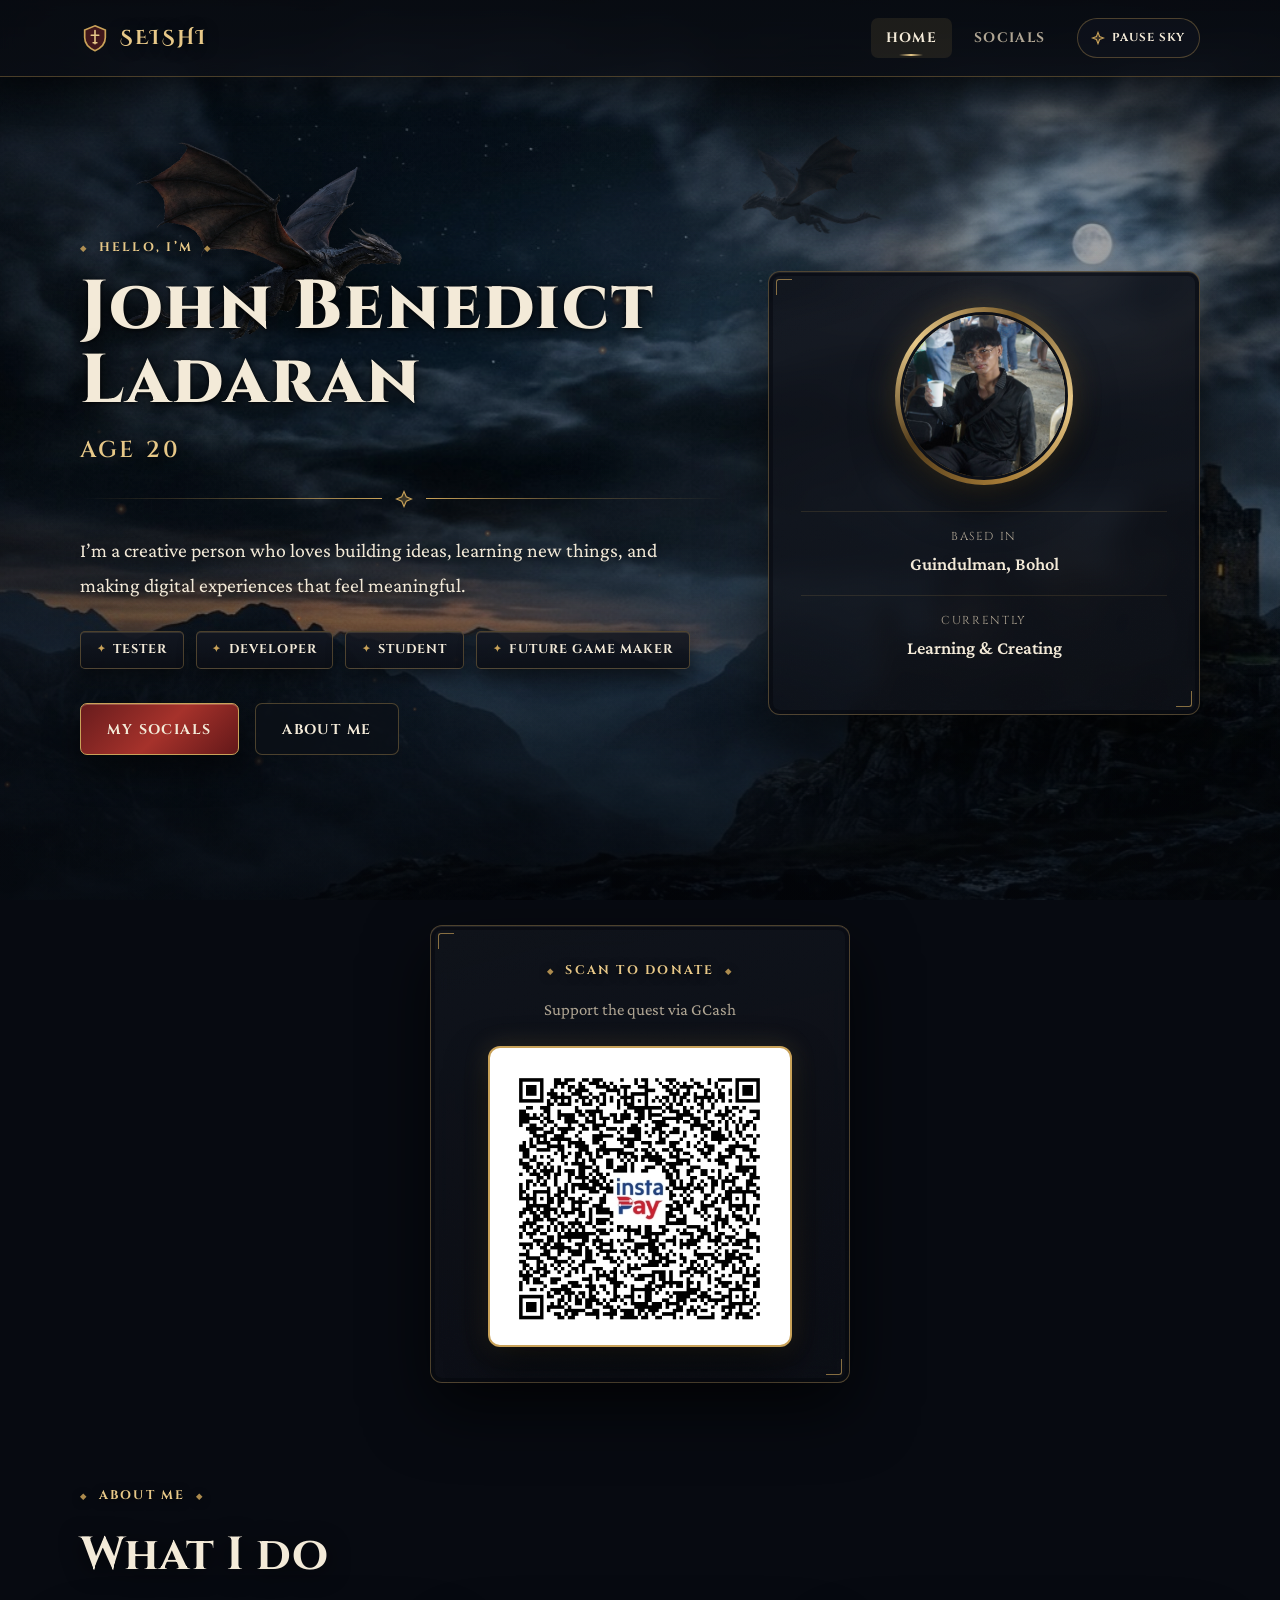
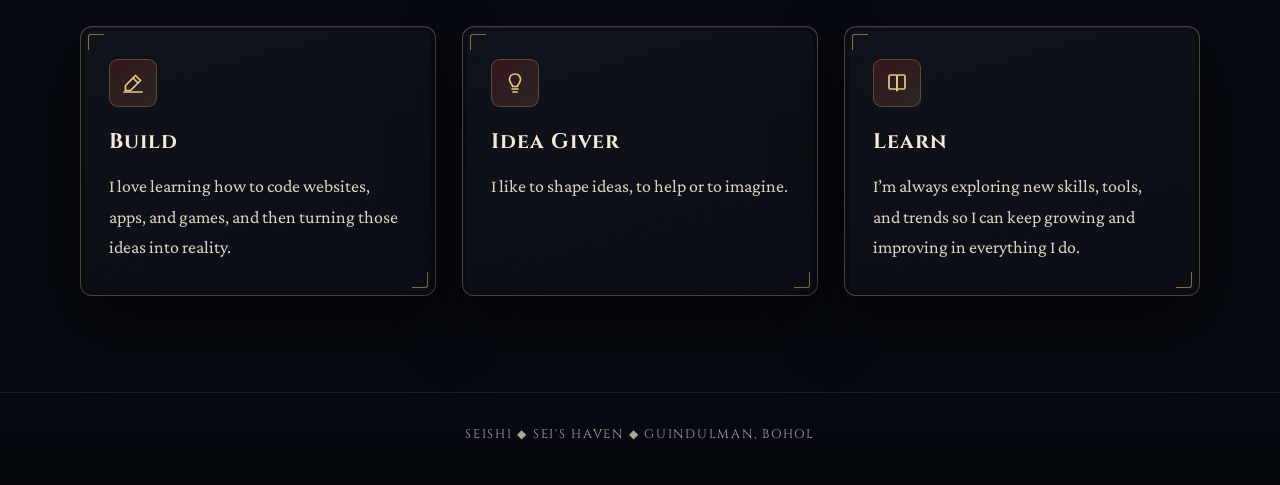
<file: index.html>
<!DOCTYPE html>
<html lang="en">
  <head>
    <meta charset="UTF-8" />
    <meta name="viewport" content="width=device-width, initial-scale=1.0" />
    <title>Sei's | haven</title>
    <link
      rel="icon"
      type="image/svg+xml"
      href="data:image/svg+xml,%3Csvg xmlns='http://www.w3.org/2000/svg' viewBox='0 0 32 32'%3E%3Cpath d='M16 3 L27 7.5 V15.5 C27 22.2 22.3 26.8 16 29.5 C9.7 26.8 5 22.2 5 15.5 V7.5 Z' fill='%23681c1d' stroke='%23e7c888' stroke-width='2'/%3E%3Cpath d='M16 8 V22 M12 13 H20' stroke='%23e7c888' stroke-width='2' stroke-linecap='round'/%3E%3C/svg%3E"
    />
    <link rel="preconnect" href="https://fonts.googleapis.com" />
    <link rel="preconnect" href="https://fonts.gstatic.com" crossorigin />
    <link
      rel="stylesheet"
      href="https://fonts.googleapis.com/css2?family=Cinzel+Decorative:wght@700&family=Cinzel:wght@600;700;800&family=Crimson+Pro:wght@400;500;600;700&display=swap"
    />
    <link rel="stylesheet" href="styles.css" />
  </head>
  <body>
    <!-- Photorealistic Medieval Scenery & Live Atmospheric Dragon Sky -->
    <div class="medieval-sky" aria-hidden="true">
      <div class="sky-photo"></div>
      <div class="sky-moon-glow"></div>
      <div class="sky-torch-glow"></div>
      <canvas id="realm-canvas" class="realm-canvas"></canvas>
      <div class="sky-scrim"></div>
    </div>

    <header class="site-header">
      <nav class="nav container" aria-label="Primary">
        <a class="brand" href="index.html">
          <svg class="brand-crest" viewBox="0 0 32 32" fill="none" aria-hidden="true">
            <path
              d="M16 3 L27 7.5 V15.5 C27 22.2 22.3 26.8 16 29.5 C9.7 26.8 5 22.2 5 15.5 V7.5 Z"
              fill="rgba(125, 35, 36, 0.48)"
              stroke="currentColor"
              stroke-width="1.8"
            />
            <path
              d="M16 8 V22 M12 13 H20 M14 21 H18"
              stroke="#e7c888"
              stroke-width="1.7"
              stroke-linecap="round"
            />
          </svg>
          <span>SEISHI</span>
        </a>

        <div class="nav-controls">
          <div class="nav-links">
            <a href="index.html" class="active" aria-current="page">Home</a>
            <a href="socials.html">Socials</a>
          </div>

          <button type="button" id="motion-toggle" class="motion-toggle" aria-pressed="false">
            <svg viewBox="0 0 20 20" fill="none" aria-hidden="true">
              <path
                d="M10 2 L12.2 7.8 L18 10 L12.2 12.2 L10 18 L7.8 12.2 L2 10 L7.8 7.8 Z"
                stroke="currentColor"
                stroke-width="1.6"
                fill="rgba(201, 162, 89, 0.2)"
              />
            </svg>
            <span class="motion-label">Pause Sky</span>
          </button>
        </div>
      </nav>
    </header>

    <main class="container hero">
      <section class="hero-copy">
        <p class="eyebrow">Hello, I’m</p>
        <h1>John Benedict Ladaran</h1>
        <h2>Age 20</h2>

        <div class="filigree-divider" aria-hidden="true">
          <svg viewBox="0 0 24 24" fill="none">
            <path
              d="M12 2 L15 9 L22 12 L15 15 L12 22 L9 15 L2 12 L9 9 Z"
              stroke="currentColor"
              stroke-width="1.5"
              fill="rgba(201, 162, 89, 0.25)"
            />
          </svg>
        </div>

        <p class="tagline">
          I’m a creative person who loves building ideas, learning new things,
          and making digital experiences that feel meaningful.
        </p>

        <div class="pill-list" aria-label="Roles">
          <span>Tester</span>
          <span>Developer</span>
          <span>Student</span>
          <span>Future Game Maker</span>
        </div>

        <div class="actions">
          <a class="button primary" href="socials.html">My Socials</a>
          <a class="button secondary" href="#about">About Me</a>
        </div>
      </section>

      <aside class="hero-card medieval-panel" aria-label="Profile overview">
        <div class="portrait-ring">
          <img class="profile-image" src="profilePic.png" alt="John Benedict Ladaran" />
        </div>
        <div class="mini-info">
          <p>Based in</p>
          <strong>Guindulman, Bohol</strong>
        </div>
        <div class="mini-info">
          <p>Currently</p>
          <strong>Learning &amp; Creating</strong>
        </div>
      </aside>
    </main>

    <section class="donation container" aria-labelledby="donation-title">
      <div class="donation-frame medieval-panel">
        <p class="eyebrow" id="donation-title">Scan to donate</p>
        <p class="donation-note">Support the quest via GCash</p>
        <div class="qr-mat">
          <img class="gcash-image" src="GCASH.jpg" alt="GCash donation QR code" />
        </div>
      </div>
    </section>

    <section id="about" class="container about" aria-labelledby="about-heading">
      <div class="section-heading">
        <p class="eyebrow">About me</p>
        <h3 id="about-heading">What I do</h3>
      </div>

      <div class="card-grid">
        <article class="info-card medieval-panel">
          <div class="card-emblem" aria-hidden="true">
            <svg viewBox="0 0 24 24" fill="none" stroke="currentColor" stroke-width="1.7" stroke-linecap="round" stroke-linejoin="round">
              <path d="M14.5 4.5 L19.5 9.5 L9.5 19.5 L4.5 19.5 L4.5 14.5 Z" />
              <path d="M12 7 L17 12" />
              <path d="M3 21 H21" />
            </svg>
          </div>
          <h4>Build</h4>
          <p>
            I love learning how to code websites, apps, and games, and then
            turning those ideas into reality.
          </p>
        </article>

        <article class="info-card medieval-panel">
          <div class="card-emblem" aria-hidden="true">
            <svg viewBox="0 0 24 24" fill="none" stroke="currentColor" stroke-width="1.7" stroke-linecap="round" stroke-linejoin="round">
              <path d="M9 18 H15" />
              <path d="M10 21 H14" />
              <path d="M12 3 C8.7 3 6.5 5.4 6.5 8.4 C6.5 10.6 7.7 12.1 8.8 13.5 C9.3 14.1 9.5 14.8 9.5 15.5 H14.5 C14.5 14.8 14.7 14.1 15.2 13.5 C16.3 12.1 17.5 10.6 17.5 8.4 C17.5 5.4 15.3 3 12 3 Z" />
            </svg>
          </div>
          <h4>Idea Giver</h4>
          <p>
            I like to shape ideas, to help or to imagine.
          </p>
        </article>

        <article class="info-card medieval-panel">
          <div class="card-emblem" aria-hidden="true">
            <svg viewBox="0 0 24 24" fill="none" stroke="currentColor" stroke-width="1.7" stroke-linecap="round" stroke-linejoin="round">
              <path d="M4 5.5 C4 4.7 4.7 4 5.5 4 H10.5 C11.3 4 12 4.7 12 5.5 V19.5 C12 18.7 11.3 18 10.5 18 H5.5 C4.7 18 4 17.3 4 16.5 Z" />
              <path d="M20 5.5 C20 4.7 19.3 4 18.5 4 H13.5 C12.7 4 12 4.7 12 5.5 V19.5 C12 18.7 12.7 18 13.5 18 H18.5 C19.3 18 20 17.3 20 16.5 Z" />
            </svg>
          </div>
          <h4>Learn</h4>
          <p>
            I’m always exploring new skills, tools, and trends so I can keep
            growing and improving in everything I do.
          </p>
        </article>
      </div>
    </section>

    <footer class="site-footer">
      <div class="container">
        <p>SEISHI ◆ Sei's Haven ◆ Guindulman, Bohol</p>
      </div>
    </footer>

    <script src="sky.js" defer></script>
  </body>
</html>
</file>
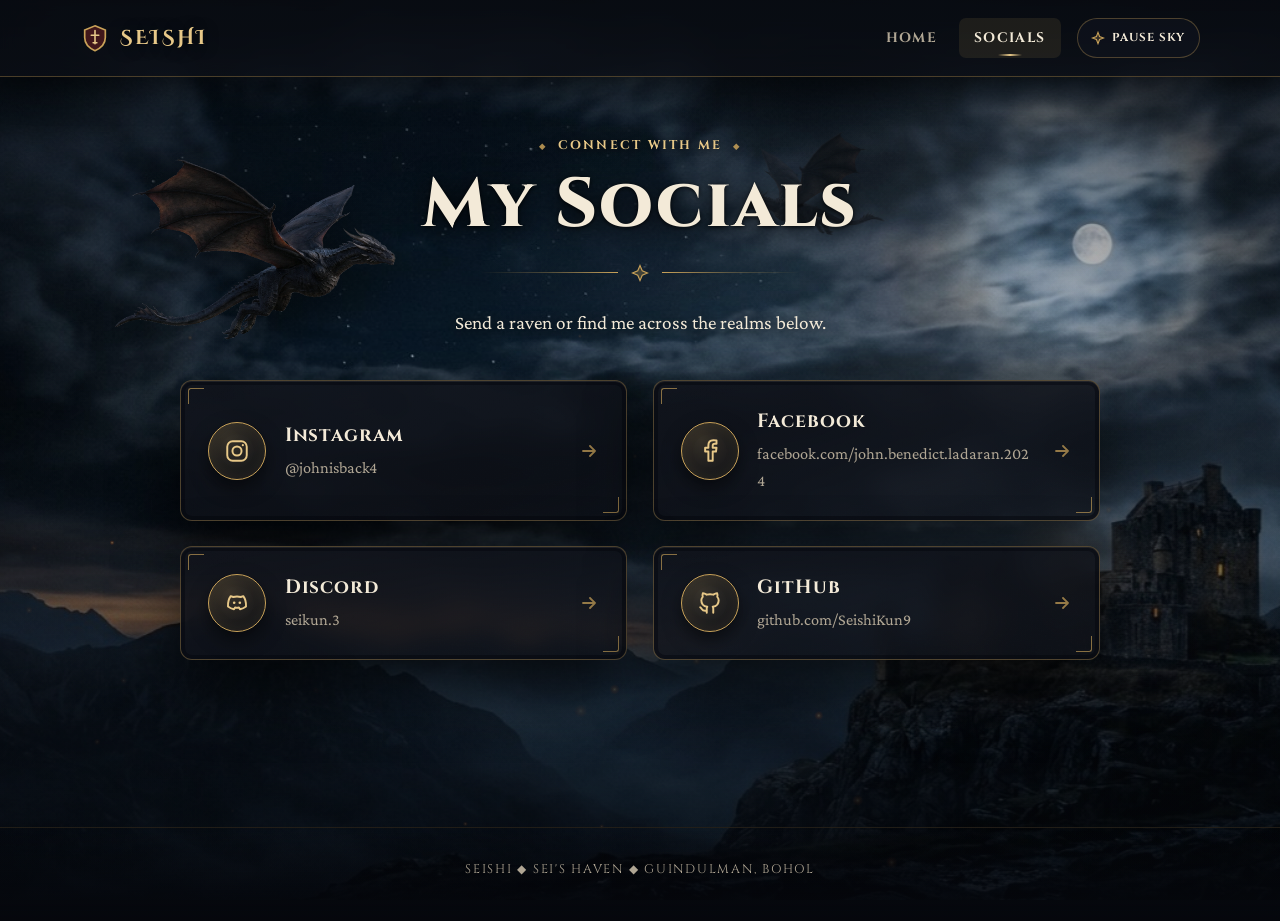
<file: socials.html>
<!DOCTYPE html>
<html lang="en">
  <head>
    <meta charset="UTF-8" />
    <meta name="viewport" content="width=device-width, initial-scale=1.0" />
    <title>Sei's | Socials</title>
    <link
      rel="icon"
      type="image/svg+xml"
      href="data:image/svg+xml,%3Csvg xmlns='http://www.w3.org/2000/svg' viewBox='0 0 32 32'%3E%3Cpath d='M16 3 L27 7.5 V15.5 C27 22.2 22.3 26.8 16 29.5 C9.7 26.8 5 22.2 5 15.5 V7.5 Z' fill='%23681c1d' stroke='%23e7c888' stroke-width='2'/%3E%3Cpath d='M16 8 V22 M12 13 H20' stroke='%23e7c888' stroke-width='2' stroke-linecap='round'/%3E%3C/svg%3E"
    />
    <link rel="preconnect" href="https://fonts.googleapis.com" />
    <link rel="preconnect" href="https://fonts.gstatic.com" crossorigin />
    <link
      rel="stylesheet"
      href="https://fonts.googleapis.com/css2?family=Cinzel+Decorative:wght@700&family=Cinzel:wght@600;700;800&family=Crimson+Pro:wght@400;500;600;700&display=swap"
    />
    <link rel="stylesheet" href="styles.css" />
  </head>
  <body>
    <!-- Photorealistic Medieval Scenery & Live Atmospheric Dragon Sky -->
    <div class="medieval-sky" aria-hidden="true">
      <div class="sky-photo"></div>
      <div class="sky-moon-glow"></div>
      <div class="sky-torch-glow"></div>
      <canvas id="realm-canvas" class="realm-canvas"></canvas>
      <div class="sky-scrim"></div>
    </div>

    <header class="site-header">
      <nav class="nav container" aria-label="Primary">
        <a class="brand" href="index.html">
          <svg class="brand-crest" viewBox="0 0 32 32" fill="none" aria-hidden="true">
            <path
              d="M16 3 L27 7.5 V15.5 C27 22.2 22.3 26.8 16 29.5 C9.7 26.8 5 22.2 5 15.5 V7.5 Z"
              fill="rgba(125, 35, 36, 0.48)"
              stroke="currentColor"
              stroke-width="1.8"
            />
            <path
              d="M16 8 V22 M12 13 H20 M14 21 H18"
              stroke="#e7c888"
              stroke-width="1.7"
              stroke-linecap="round"
            />
          </svg>
          <span>SEISHI</span>
        </a>

        <div class="nav-controls">
          <div class="nav-links">
            <a href="index.html">Home</a>
            <a href="socials.html" class="active" aria-current="page">Socials</a>
          </div>

          <button type="button" id="motion-toggle" class="motion-toggle" aria-pressed="false">
            <svg viewBox="0 0 20 20" fill="none" aria-hidden="true">
              <path
                d="M10 2 L12.2 7.8 L18 10 L12.2 12.2 L10 18 L7.8 12.2 L2 10 L7.8 7.8 Z"
                stroke="currentColor"
                stroke-width="1.6"
                fill="rgba(201, 162, 89, 0.2)"
              />
            </svg>
            <span class="motion-label">Pause Sky</span>
          </button>
        </div>
      </nav>
    </header>

    <main class="container socials-page">
      <section class="socials-header">
        <p class="eyebrow">Connect with me</p>
        <h1>My Socials</h1>
        <div class="filigree-divider centered" aria-hidden="true">
          <svg viewBox="0 0 24 24" fill="none">
            <path
              d="M12 2 L15 9 L22 12 L15 15 L12 22 L9 15 L2 12 L9 9 Z"
              stroke="currentColor"
              stroke-width="1.5"
              fill="rgba(201, 162, 89, 0.25)"
            />
          </svg>
        </div>
        <p class="socials-subtitle">
          Send a raven or find me across the realms below.
        </p>
      </section>

      <div class="social-grid">
        <a
          class="social-card medieval-panel instagram"
          href="https://www.instagram.com/johnisback4/"
          target="_blank"
          rel="noopener noreferrer"
        >
          <span class="social-icon" aria-hidden="true">
            <svg viewBox="0 0 24 24" fill="none" stroke="currentColor" stroke-width="1.8" stroke-linecap="round" stroke-linejoin="round">
              <rect x="3" y="3" width="18" height="18" rx="5" />
              <circle cx="12" cy="12" r="4.2" />
              <circle cx="17.4" cy="6.6" r="1" fill="currentColor" stroke="none" />
            </svg>
          </span>
          <div class="social-meta">
            <h2>Instagram</h2>
            <p>@johnisback4</p>
          </div>
          <svg class="social-arrow" viewBox="0 0 20 20" fill="none" stroke="currentColor" stroke-width="1.8" stroke-linecap="round" stroke-linejoin="round" aria-hidden="true">
            <path d="M4 10 H16 M11 5 L16 10 L11 15" />
          </svg>
        </a>

        <a
          class="social-card medieval-panel facebook"
          href="https://www.facebook.com/john.benedict.ladaran.2024"
          target="_blank"
          rel="noopener noreferrer"
        >
          <span class="social-icon" aria-hidden="true">
            <svg viewBox="0 0 24 24" fill="none" stroke="currentColor" stroke-width="1.8" stroke-linecap="round" stroke-linejoin="round">
              <path d="M14.5 21 V12.5 H17.5 L18 9 H14.5 V7 C14.5 6 15 5.3 16.3 5.3 H18 V2.2 C17.4 2.1 16.3 2 15 2 C12.2 2 10.5 3.7 10.5 6.7 V9 H7.5 V12.5 H10.5 V21 Z" />
            </svg>
          </span>
          <div class="social-meta">
            <h2>Facebook</h2>
            <p>facebook.com/john.benedict.ladaran.2024</p>
          </div>
          <svg class="social-arrow" viewBox="0 0 20 20" fill="none" stroke="currentColor" stroke-width="1.8" stroke-linecap="round" stroke-linejoin="round" aria-hidden="true">
            <path d="M4 10 H16 M11 5 L16 10 L11 15" />
          </svg>
        </a>

        <a
          class="social-card medieval-panel discord"
          href="https://discord.com/users/seikun.3"
          target="_blank"
          rel="noopener noreferrer"
        >
          <span class="social-icon" aria-hidden="true">
            <svg viewBox="0 0 24 24" fill="none" stroke="currentColor" stroke-width="1.8" stroke-linecap="round" stroke-linejoin="round">
              <path d="M8.5 6.5 C10.8 5.9 13.2 5.9 15.5 6.5 L17.8 5.7 C19.5 8 20.5 11.2 20.3 15.2 C18.5 16.6 16.6 17.4 14.8 17.8 L13.8 16.1 C12.6 16.4 11.4 16.4 10.2 16.1 L9.2 17.8 C7.4 17.4 5.5 16.6 3.7 15.2 C3.5 11.2 4.5 8 6.2 5.7 Z" />
              <circle cx="9.4" cy="11.8" r="1.2" fill="currentColor" stroke="none" />
              <circle cx="14.6" cy="11.8" r="1.2" fill="currentColor" stroke="none" />
            </svg>
          </span>
          <div class="social-meta">
            <h2>Discord</h2>
            <p>seikun.3</p>
          </div>
          <svg class="social-arrow" viewBox="0 0 20 20" fill="none" stroke="currentColor" stroke-width="1.8" stroke-linecap="round" stroke-linejoin="round" aria-hidden="true">
            <path d="M4 10 H16 M11 5 L16 10 L11 15" />
          </svg>
        </a>

        <a
          class="social-card medieval-panel github"
          href="https://github.com/SeishiKun9"
          target="_blank"
          rel="noopener noreferrer"
        >
          <span class="social-icon" aria-hidden="true">
            <svg viewBox="0 0 24 24" fill="none" stroke="currentColor" stroke-width="1.8" stroke-linecap="round" stroke-linejoin="round">
              <path d="M9 19 C4.5 20.4 4.5 16.5 3 16 M15 21 V17.5 C15 16.5 15.1 16.1 14.5 15.5 C17.3 15.2 20 14.1 20 9.5 C20 8.2 19.5 7.1 18.7 6.3 C18.8 6 19.3 4.7 18.6 3 C18.6 3 17.5 2.7 15.1 4.3 C14.1 4 13 3.9 12 3.9 C11 3.9 9.9 4 8.9 4.3 C6.5 2.7 5.4 3 5.4 3 C4.7 4.7 5.2 6 5.3 6.3 C4.5 7.1 4 8.2 4 9.5 C4 14.1 6.7 15.2 9.5 15.5 C8.9 16.1 9 16.6 9 17.5 V21" />
            </svg>
          </span>
          <div class="social-meta">
            <h2>GitHub</h2>
            <p>github.com/SeishiKun9</p>
          </div>
          <svg class="social-arrow" viewBox="0 0 20 20" fill="none" stroke="currentColor" stroke-width="1.8" stroke-linecap="round" stroke-linejoin="round" aria-hidden="true">
            <path d="M4 10 H16 M11 5 L16 10 L11 15" />
          </svg>
        </a>
      </div>
    </main>

    <footer class="site-footer">
      <div class="container">
        <p>SEISHI ◆ Sei's Haven ◆ Guindulman, Bohol</p>
      </div>
    </footer>

    <script src="sky.js" defer></script>
  </body>
</html>
</file>
<file: styles.css>
:root {
  --bg-deep: #070a11;

  --surface: rgba(12, 15, 22, 0.78);
  --surface-strong: rgba(16, 19, 27, 0.89);
  --surface-hover: rgba(24, 27, 36, 0.92);

  --parchment: #f3ead8;
  --text: #ddd3c0;
  --muted: #b0a694;

  --gold: #c9a259;
  --gold-bright: #e7c888;
  --gold-dim: rgba(201, 162, 89, 0.34);
  --gold-faint: rgba(201, 162, 89, 0.14);

  --crimson: #7d2324;
  --crimson-bright: #a6322b;
  --ember: #e38240;

  --radius-card: 12px;
  --radius-sm: 7px;
  --shadow-deep: 0 26px 64px rgba(0, 0, 0, 0.68);
  --shadow-gold: 0 0 28px rgba(201, 162, 89, 0.18);

  --font-display: 'Cinzel', Georgia, 'Times New Roman', serif;
  --font-crest: 'Cinzel Decorative', 'Cinzel', Georgia, serif;
  --font-body: 'Crimson Pro', Georgia, 'Times New Roman', serif;
}

*,
*::before,
*::after {
  box-sizing: border-box;
}

html {
  scroll-behavior: smooth;
  background-color: var(--bg-deep);
}

body {
  margin: 0;
  min-height: 100vh;
  font-family: var(--font-body);
  font-size: 1.12rem;
  line-height: 1.65;
  color: var(--text);
  background-color: var(--bg-deep);
  overflow-x: hidden;
  position: relative;
}

img {
  max-width: 100%;
  display: block;
}

a:focus-visible,
button:focus-visible {
  outline: 2px solid var(--gold-bright);
  outline-offset: 3px;
}

/* =========================================================
   Photorealistic Medieval Scenery + Live Atmospheric Canvas
   ========================================================= */

.medieval-sky {
  position: fixed;
  inset: 0;
  z-index: 0;
  pointer-events: none;
  overflow: hidden;
  background-color: var(--bg-deep);
}

.sky-photo {
  position: absolute;
  inset: -3%;
  background: url('assets/medieval-sky.jpg') center 45% / cover no-repeat;
  transform-origin: center center;
  will-change: transform;
  animation: cameraDrift 38s ease-in-out infinite alternate;
}

/* Subtle atmospheric moon corona shimmer over the real photographic moon */
.sky-moon-glow {
  position: absolute;
  inset: 0;
  background: radial-gradient(
    circle at 76% 28%,
    rgba(218, 232, 255, 0.13) 0%,
    rgba(170, 198, 235, 0.05) 18%,
    transparent 42%
  );
  mix-blend-mode: screen;
  animation: moonShimmer 8s ease-in-out infinite alternate;
}

/* Subtle warm torchlight pulse over the distant castle cliff */
.sky-torch-glow {
  position: absolute;
  inset: 0;
  background:
    radial-gradient(circle at 83.5% 62.5%, rgba(255, 178, 72, 0.22) 0%, transparent 5.5%),
    radial-gradient(circle at 76% 69.5%, rgba(255, 160, 58, 0.16) 0%, transparent 4.5%);
  mix-blend-mode: screen;
  animation: torchBreath 4.2s ease-in-out infinite;
}

/* Live photorealistic dragons, dragonfire, smoke, mist & embers */
.realm-canvas {
  position: absolute;
  inset: 0;
  width: 100%;
  height: 100%;
  display: block;
}

/* Cinematic vignette & foreground legibility scrim */
.sky-scrim {
  position: absolute;
  inset: 0;
  background:
    radial-gradient(ellipse 85% 75% at 50% 45%, transparent 32%, rgba(4, 6, 11, 0.56) 100%),
    linear-gradient(
      180deg,
      rgba(5, 8, 14, 0.44) 0%,
      rgba(6, 9, 16, 0.18) 38%,
      rgba(6, 9, 15, 0.34) 72%,
      rgba(5, 7, 12, 0.68) 100%
    );
}

@keyframes cameraDrift {
  0%   { transform: scale(1.03) translate3d(-0.6%, 0.4%, 0); }
  100% { transform: scale(1.08) translate3d(0.7%, -0.5%, 0); }
}

@keyframes moonShimmer {
  0%   { opacity: 0.55; }
  100% { opacity: 1; }
}

@keyframes torchBreath {
  0%, 100% { opacity: 0.72; }
  38%      { opacity: 1; }
  68%      { opacity: 0.58; }
}

@keyframes fadeRise {
  from { opacity: 0; transform: translateY(14px); }
  to   { opacity: 1; transform: translateY(0); }
}

body.motion-paused .medieval-sky * {
  animation-play-state: paused !important;
}

@media (prefers-reduced-motion: reduce) {
  html {
    scroll-behavior: auto;
  }

  .medieval-sky *,
  .hero-copy,
  .hero-card {
    animation: none !important;
  }
}

/* =========================================================
   Foreground Layout & Weathered Stone / Bronze UI
   ========================================================= */

.site-header,
main,
section,
.site-footer {
  position: relative;
  z-index: 2;
}

.container {
  width: min(1120px, calc(100% - 2.2rem));
  margin: 0 auto;
}

.site-header {
  position: sticky;
  top: 0;
  z-index: 20;
  backdrop-filter: blur(14px);
  -webkit-backdrop-filter: blur(14px);
  background: linear-gradient(180deg, rgba(8, 11, 17, 0.88), rgba(11, 14, 21, 0.76));
  border-bottom: 1px solid var(--gold-dim);
  box-shadow: 0 10px 32px rgba(0, 0, 0, 0.5);
}

.nav {
  display: flex;
  align-items: center;
  justify-content: space-between;
  gap: 1rem;
  min-height: 76px;
}

.brand {
  display: inline-flex;
  align-items: center;
  gap: 0.65rem;
  text-decoration: none;
  font-family: var(--font-crest);
  font-size: 1.24rem;
  font-weight: 700;
  letter-spacing: 0.14em;
  text-transform: uppercase;
  color: var(--gold-bright);
  text-shadow: 0 2px 14px rgba(0, 0, 0, 0.75);
}

.brand-crest {
  width: 30px;
  height: 30px;
  color: var(--gold);
  flex-shrink: 0;
}

.nav-controls {
  display: flex;
  align-items: center;
  gap: 1rem;
}

.nav-links {
  display: flex;
  align-items: center;
  gap: 0.4rem;
}

.nav-links a {
  position: relative;
  padding: 0.55rem 0.95rem;
  border-radius: var(--radius-sm);
  font-family: var(--font-display);
  font-size: 0.86rem;
  font-weight: 700;
  letter-spacing: 0.1em;
  text-transform: uppercase;
  color: var(--muted);
  text-decoration: none;
  transition: color 0.2s ease, background-color 0.2s ease;
}

.nav-links a:hover,
.nav-links a.active {
  color: var(--parchment);
  background: rgba(201, 162, 89, 0.11);
}

.nav-links a.active::after {
  content: "";
  position: absolute;
  left: 50%;
  bottom: 2px;
  width: 24px;
  height: 2px;
  transform: translateX(-50%);
  background: linear-gradient(90deg, transparent, var(--gold-bright), transparent);
}

.motion-toggle {
  display: inline-flex;
  align-items: center;
  gap: 0.42rem;
  min-height: 40px;
  padding: 0.45rem 0.85rem;
  border-radius: 999px;
  border: 1px solid var(--gold-dim);
  background: rgba(16, 20, 29, 0.74);
  color: var(--parchment);
  font-family: var(--font-display);
  font-size: 0.72rem;
  font-weight: 700;
  letter-spacing: 0.08em;
  text-transform: uppercase;
  cursor: pointer;
  transition: border-color 0.2s ease, background-color 0.2s ease, color 0.2s ease;
}

.motion-toggle:hover {
  border-color: var(--gold-bright);
  background: rgba(201, 162, 89, 0.16);
  color: var(--gold-bright);
}

.motion-toggle svg {
  width: 14px;
  height: 14px;
  color: var(--gold);
}

/* Weathered Dark Slate-Stone & Aged Bronze Panels */
.medieval-panel {
  position: relative;
  border-radius: var(--radius-card);
  background:
    linear-gradient(165deg, var(--surface-strong), var(--surface)),
    url("data:image/svg+xml,%3Csvg xmlns='http://www.w3.org/2000/svg' width='160' height='160'%3E%3Cfilter id='n'%3E%3CfeTurbulence type='fractalNoise' baseFrequency='0.8' numOctaves='3' stitchTiles='stitch'/%3E%3C/filter%3E%3Crect width='100%25' height='100%25' filter='url(%23n)' opacity='0.06'/%3E%3C/svg%3E");
  border: 1px solid var(--gold-dim);
  box-shadow:
    var(--shadow-deep),
    inset 0 1px 0 rgba(243, 234, 216, 0.09),
    inset 0 0 0 4px rgba(6, 8, 13, 0.48);
  backdrop-filter: blur(11px);
  -webkit-backdrop-filter: blur(11px);
}

.medieval-panel::before,
.medieval-panel::after {
  content: "";
  position: absolute;
  width: 16px;
  height: 16px;
  pointer-events: none;
  border-color: var(--gold);
  border-style: solid;
  opacity: 0.65;
}

.medieval-panel::before {
  top: 7px;
  left: 7px;
  border-width: 1.5px 0 0 1.5px;
  border-top-left-radius: 3px;
}

.medieval-panel::after {
  bottom: 7px;
  right: 7px;
  border-width: 0 1.5px 1.5px 0;
  border-bottom-right-radius: 3px;
}

.eyebrow {
  margin: 0;
  display: inline-flex;
  align-items: center;
  gap: 0.65rem;
  font-family: var(--font-display);
  text-transform: uppercase;
  letter-spacing: 0.18em;
  font-size: 0.78rem;
  font-weight: 700;
  color: var(--gold-bright);
  text-shadow: 0 2px 10px rgba(0, 0, 0, 0.85);
}

.eyebrow::before,
.eyebrow::after {
  content: "◆";
  font-size: 0.5rem;
  color: var(--gold);
  opacity: 0.85;
}

.filigree-divider {
  display: flex;
  align-items: center;
  gap: 0.8rem;
  margin: 1.25rem 0 1.6rem;
  color: var(--gold);
}

.filigree-divider.centered {
  justify-content: center;
  max-width: 320px;
  margin-inline: auto;
}

.filigree-divider::before,
.filigree-divider::after {
  content: "";
  flex: 1;
  height: 1px;
  background: linear-gradient(90deg, transparent, var(--gold-dim), var(--gold));
}

.filigree-divider::after {
  background: linear-gradient(90deg, var(--gold), var(--gold-dim), transparent);
}

.filigree-divider svg {
  width: 18px;
  height: 18px;
  flex-shrink: 0;
}

/* =========================================================
   Hero Section (index.html)
   ========================================================= */

.hero {
  display: grid;
  grid-template-columns: 1.2fr 0.8fr;
  align-items: center;
  gap: 2.5rem;
  min-height: calc(100vh - 76px);
  padding: 3.5rem 0 3rem;
}

.hero-copy {
  animation: fadeRise 0.65s ease both;
}

.hero-copy h1,
.socials-header h1 {
  margin: 0.65rem 0 0;
  font-family: var(--font-display);
  font-size: clamp(2.5rem, 5.4vw, 4.35rem);
  font-weight: 800;
  line-height: 1.08;
  letter-spacing: 0.03em;
  color: var(--parchment);
  text-shadow:
    0 4px 26px rgba(0, 0, 0, 0.9),
    0 1px 4px rgba(0, 0, 0, 0.85);
}

.hero-copy h2 {
  margin: 0.75rem 0 0;
  font-family: var(--font-display);
  font-size: clamp(1.15rem, 1.8vw, 1.5rem);
  font-weight: 600;
  letter-spacing: 0.14em;
  text-transform: uppercase;
  color: var(--gold-bright);
  text-shadow: 0 2px 14px rgba(0, 0, 0, 0.85);
}

.tagline {
  max-width: 590px;
  margin: 0 0 1.8rem;
  font-size: 1.24rem;
  line-height: 1.72;
  color: var(--parchment);
  text-shadow: 0 2px 14px rgba(0, 0, 0, 0.9);
}

.pill-list {
  display: flex;
  flex-wrap: wrap;
  gap: 0.75rem;
  margin-bottom: 2.1rem;
}

.pill-list span {
  display: inline-flex;
  align-items: center;
  gap: 0.45rem;
  padding: 0.5rem 0.98rem;
  border-radius: 5px;
  background: linear-gradient(180deg, rgba(20, 24, 34, 0.86), rgba(11, 14, 21, 0.9));
  border: 1px solid var(--gold-dim);
  box-shadow: inset 0 1px 0 rgba(231, 200, 136, 0.14), 0 8px 18px rgba(0, 0, 0, 0.45);
  font-family: var(--font-display);
  font-size: 0.79rem;
  font-weight: 700;
  letter-spacing: 0.08em;
  text-transform: uppercase;
  color: var(--parchment);
  backdrop-filter: blur(6px);
}

.pill-list span::before {
  content: "✦";
  font-size: 0.65rem;
  color: var(--gold);
}

.actions {
  display: flex;
  flex-wrap: wrap;
  gap: 1rem;
}

.button {
  position: relative;
  display: inline-flex;
  align-items: center;
  justify-content: center;
  gap: 0.55rem;
  min-height: 48px;
  padding: 0.85rem 1.65rem;
  border-radius: var(--radius-sm);
  font-family: var(--font-display);
  font-size: 0.88rem;
  font-weight: 700;
  letter-spacing: 0.1em;
  text-transform: uppercase;
  text-decoration: none;
  transition: transform 0.2s ease, box-shadow 0.2s ease, border-color 0.2s ease, background 0.2s ease;
}

.button:hover {
  transform: translateY(-2px);
}

.button.primary {
  background: linear-gradient(135deg, #681c1d 0%, var(--crimson-bright) 52%, #631819 100%);
  color: var(--parchment);
  border: 1px solid var(--gold);
  box-shadow:
    0 14px 32px rgba(0, 0, 0, 0.55),
    inset 0 1px 0 rgba(255, 232, 184, 0.26);
}

.button.primary:hover {
  border-color: var(--gold-bright);
  box-shadow:
    0 18px 36px rgba(125, 35, 36, 0.55),
    0 0 22px rgba(231, 200, 136, 0.25);
}

.button.secondary {
  background: rgba(12, 16, 24, 0.82);
  color: var(--parchment);
  border: 1px solid var(--gold-dim);
  backdrop-filter: blur(8px);
}

.button.secondary:hover {
  border-color: var(--gold-bright);
  background: rgba(201, 162, 89, 0.15);
  color: var(--gold-bright);
}

/* Portrait Medallion Card */
.hero-card {
  padding: 2.2rem 2rem;
  text-align: center;
  animation: fadeRise 0.75s ease 0.08s both;
}

.portrait-ring {
  width: 178px;
  height: 178px;
  margin: 0 auto 1.6rem;
  padding: 5px;
  border-radius: 50%;
  background: conic-gradient(
    from 20deg,
    #785a2a,
    #e7c888,
    #a97e38,
    #543d1b,
    #e7c888,
    #785a2a
  );
  box-shadow:
    0 0 30px rgba(201, 162, 89, 0.24),
    0 20px 42px rgba(0, 0, 0, 0.72);
}

.profile-image {
  width: 100%;
  height: 100%;
  border-radius: 50%;
  object-fit: cover;
  border: 3px solid #0e1118;
}

.mini-info {
  padding: 0.95rem 0;
  border-top: 1px solid var(--gold-faint);
}

.mini-info p {
  margin: 0 0 0.2rem;
  font-family: var(--font-display);
  font-size: 0.72rem;
  letter-spacing: 0.14em;
  text-transform: uppercase;
  color: var(--muted);
}

.mini-info strong {
  color: var(--parchment);
  font-size: 1.15rem;
  font-weight: 600;
}

/* =========================================================
   Royal Treasury / GCash Donation Section
   ========================================================= */

.donation {
  padding: 1.5rem 0 4rem;
}

.donation-frame {
  max-width: 420px;
  margin: 0 auto;
  padding: 2.2rem 2rem;
  display: flex;
  flex-direction: column;
  align-items: center;
  gap: 0.9rem;
  text-align: center;
}

.donation-note {
  margin: 0 0 0.5rem;
  font-size: 1.05rem;
  color: var(--muted);
}

.qr-mat {
  display: inline-flex;
  justify-content: center;
  max-width: min(100%, 304px);
  padding: 10px;
  border-radius: 12px;
  background: #ffffff;
  border: 2px solid var(--gold);
  box-shadow:
    0 18px 40px rgba(0, 0, 0, 0.62),
    0 0 24px rgba(201, 162, 89, 0.2);
}

.gcash-image {
  width: 280px;
  max-width: 100%;
  height: auto;
  border-radius: 6px;
}

/* =========================================================
   Guild Chronicles / About Section
   ========================================================= */

.about {
  padding: 2rem 0 6rem;
  scroll-margin-top: 96px;
}

.section-heading {
  margin-bottom: 2rem;
}

.section-heading h3 {
  margin: 0.55rem 0 0;
  font-family: var(--font-display);
  font-size: clamp(1.95rem, 3.8vw, 2.9rem);
  font-weight: 700;
  color: var(--parchment);
  text-shadow: 0 4px 22px rgba(0, 0, 0, 0.85);
}

.card-grid {
  display: grid;
  grid-template-columns: repeat(3, minmax(0, 1fr));
  gap: 1.6rem;
}

.info-card {
  padding: 2rem 1.75rem;
  transition: transform 0.22s ease, border-color 0.22s ease, box-shadow 0.22s ease;
}

.info-card:hover {
  transform: translateY(-4px);
  border-color: var(--gold);
  box-shadow: var(--shadow-deep), var(--shadow-gold);
}

.card-emblem {
  width: 48px;
  height: 48px;
  margin-bottom: 1.15rem;
  display: grid;
  place-items: center;
  border-radius: 9px;
  background: linear-gradient(145deg, rgba(125, 35, 36, 0.36), rgba(201, 162, 89, 0.14));
  border: 1px solid var(--gold-dim);
  color: var(--gold-bright);
}

.card-emblem svg {
  width: 24px;
  height: 24px;
}

.info-card h4 {
  margin: 0 0 0.7rem;
  font-family: var(--font-display);
  font-size: 1.32rem;
  letter-spacing: 0.05em;
  color: var(--parchment);
}

.info-card p {
  margin: 0;
  font-size: 1.12rem;
  color: var(--text);
  line-height: 1.7;
}

/* =========================================================
   Socials Page (socials.html)
   ========================================================= */

.socials-page {
  min-height: calc(100vh - 150px);
  padding: 3.25rem 0 3.75rem;
}

.socials-header {
  text-align: center;
  margin-bottom: 2.6rem;
  animation: fadeRise 0.65s ease both;
}

.socials-subtitle {
  margin: 0.5rem auto 0;
  max-width: 520px;
  font-size: 1.2rem;
  color: var(--parchment);
  text-shadow: 0 2px 14px rgba(0, 0, 0, 0.9);
}

.social-grid {
  display: grid;
  grid-template-columns: repeat(2, minmax(0, 1fr));
  gap: 1.6rem;
  max-width: 920px;
  margin: 0 auto;
}

.social-card {
  display: flex;
  align-items: center;
  gap: 1.15rem;
  padding: 1.55rem 1.7rem;
  text-decoration: none;
  color: var(--parchment);
  transition: transform 0.22s ease, border-color 0.22s ease, box-shadow 0.22s ease, background 0.22s ease;
}

.social-card:hover {
  transform: translateY(-4px);
  border-color: var(--gold-bright);
  background: linear-gradient(165deg, var(--surface-hover), var(--surface-strong));
  box-shadow: var(--shadow-deep), var(--shadow-gold);
}

.social-icon {
  width: 58px;
  height: 58px;
  flex-shrink: 0;
  display: grid;
  place-items: center;
  border-radius: 50%;
  border: 1.5px solid var(--gold);
  background: radial-gradient(circle at 35% 30%, rgba(201, 162, 89, 0.2), rgba(10, 13, 20, 0.92));
  color: var(--gold-bright);
  box-shadow: inset 0 0 12px rgba(201, 162, 89, 0.14), 0 8px 18px rgba(0, 0, 0, 0.5);
}

.social-icon svg {
  width: 26px;
  height: 26px;
}

.social-card.instagram:hover .social-icon {
  border-color: #f0a6c2;
  box-shadow: 0 0 20px rgba(225, 112, 165, 0.32);
}

.social-card.facebook:hover .social-icon {
  border-color: #7eb5ff;
  box-shadow: 0 0 20px rgba(74, 144, 226, 0.32);
}

.social-card.discord:hover .social-icon {
  border-color: #abaaff;
  box-shadow: 0 0 20px rgba(124, 122, 245, 0.34);
}

.social-card.github:hover .social-icon {
  border-color: var(--gold-bright);
  box-shadow: 0 0 20px rgba(231, 200, 136, 0.34);
}

.social-meta {
  min-width: 0;
  flex: 1;
}

.social-card h2 {
  margin: 0 0 0.2rem;
  font-family: var(--font-display);
  font-size: 1.2rem;
  letter-spacing: 0.05em;
  color: var(--parchment);
}

.social-card p {
  margin: 0;
  font-size: 1.02rem;
  color: var(--muted);
  overflow-wrap: anywhere;
}

.social-arrow {
  width: 20px;
  height: 20px;
  flex-shrink: 0;
  color: var(--gold);
  opacity: 0.72;
  transition: transform 0.2s ease, opacity 0.2s ease;
}

.social-card:hover .social-arrow {
  transform: translateX(4px);
  opacity: 1;
}

/* =========================================================
   Footer
   ========================================================= */

.site-footer {
  padding: 2rem 0 2.5rem;
  border-top: 1px solid var(--gold-faint);
  background: linear-gradient(180deg, transparent, rgba(5, 7, 12, 0.86));
  text-align: center;
}

.site-footer p {
  margin: 0;
  font-family: var(--font-display);
  font-size: 0.78rem;
  letter-spacing: 0.14em;
  text-transform: uppercase;
  color: var(--muted);
}

/* =========================================================
   Responsive Breakpoints
   ========================================================= */

@media (max-width: 860px) {
  .hero,
  .card-grid,
  .social-grid {
    grid-template-columns: 1fr;
  }

  .hero {
    min-height: auto;
    padding: 2.5rem 0 2rem;
    gap: 2rem;
  }

  .hero-card {
    max-width: 440px;
    width: 100%;
    margin: 0 auto;
  }
}

@media (max-width: 600px) {
  .nav {
    flex-wrap: wrap;
    justify-content: center;
    padding: 0.85rem 0;
    gap: 0.65rem 1rem;
  }

  .nav-controls {
    width: 100%;
    justify-content: space-between;
  }

  .actions {
    flex-direction: column;
  }

  .actions .button {
    width: 100%;
  }

  .sky-photo {
    background-position: 64% 45%;
  }
}
</file>
